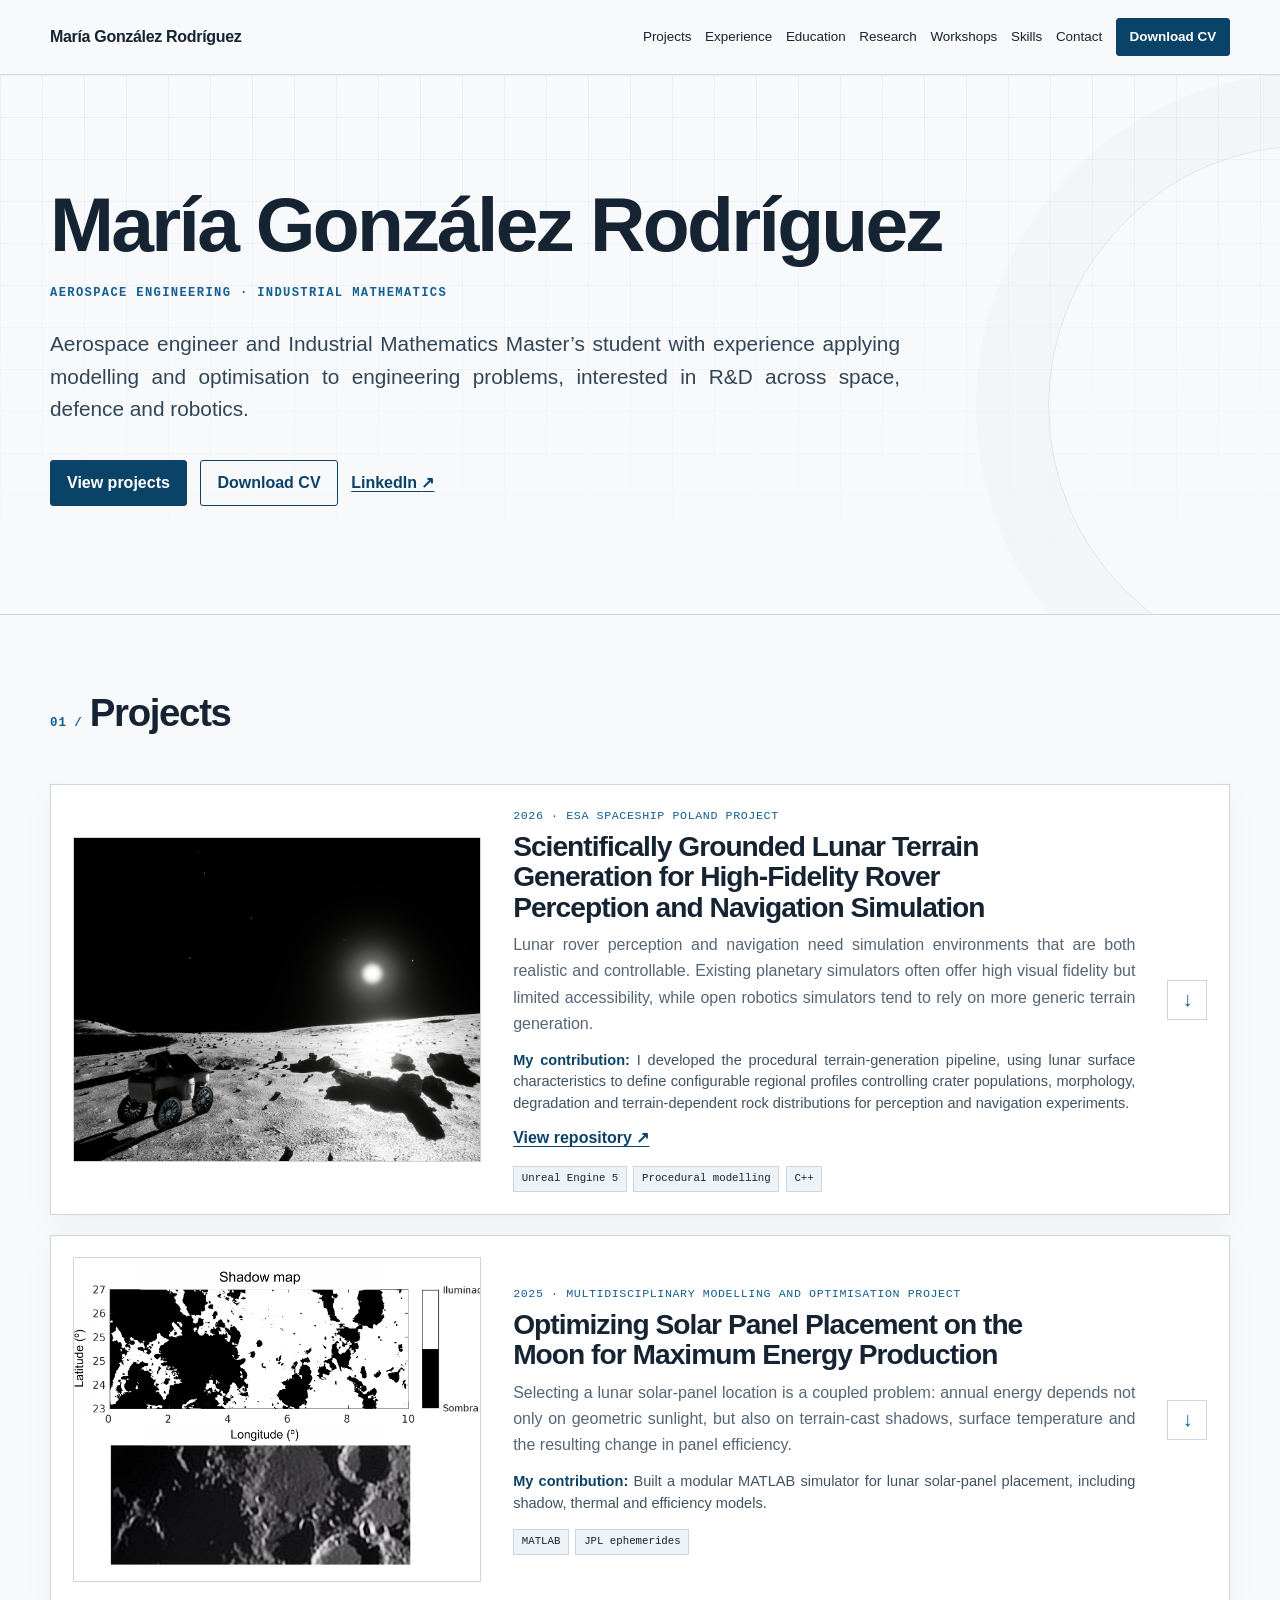
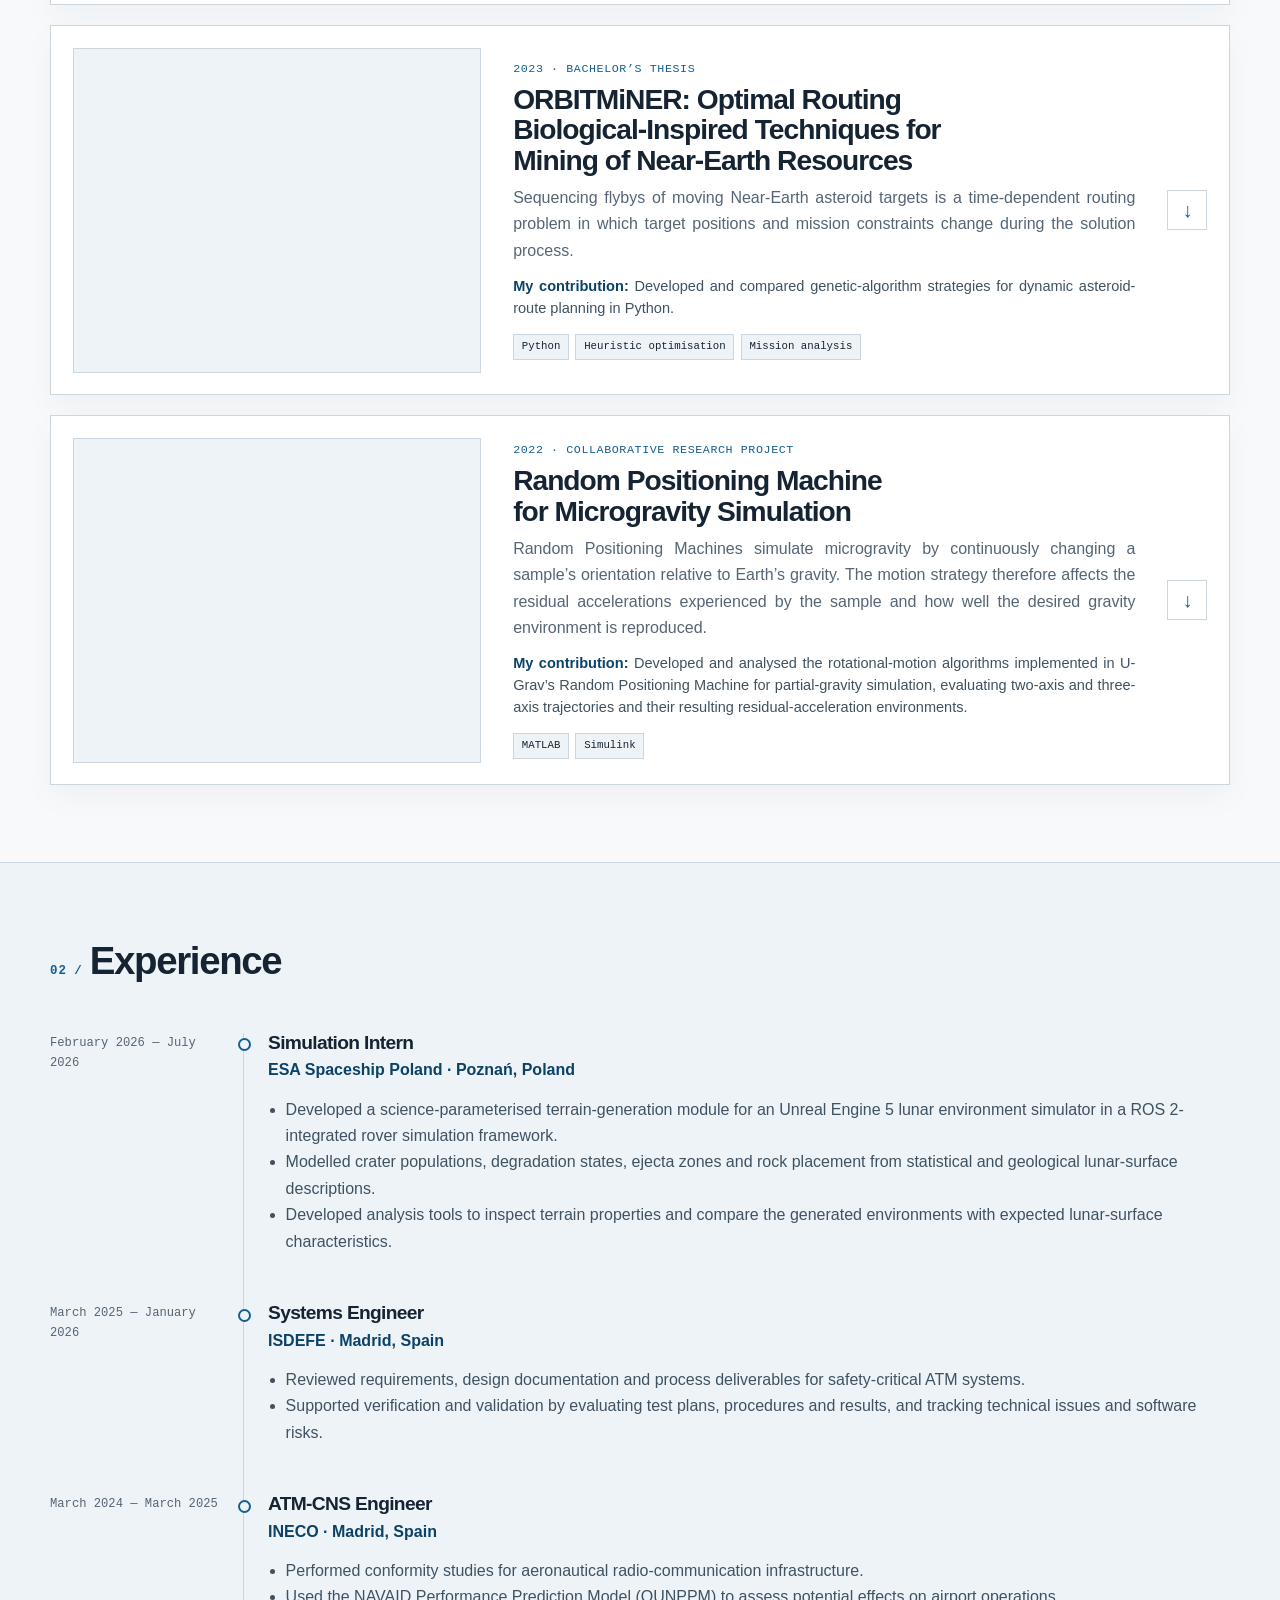
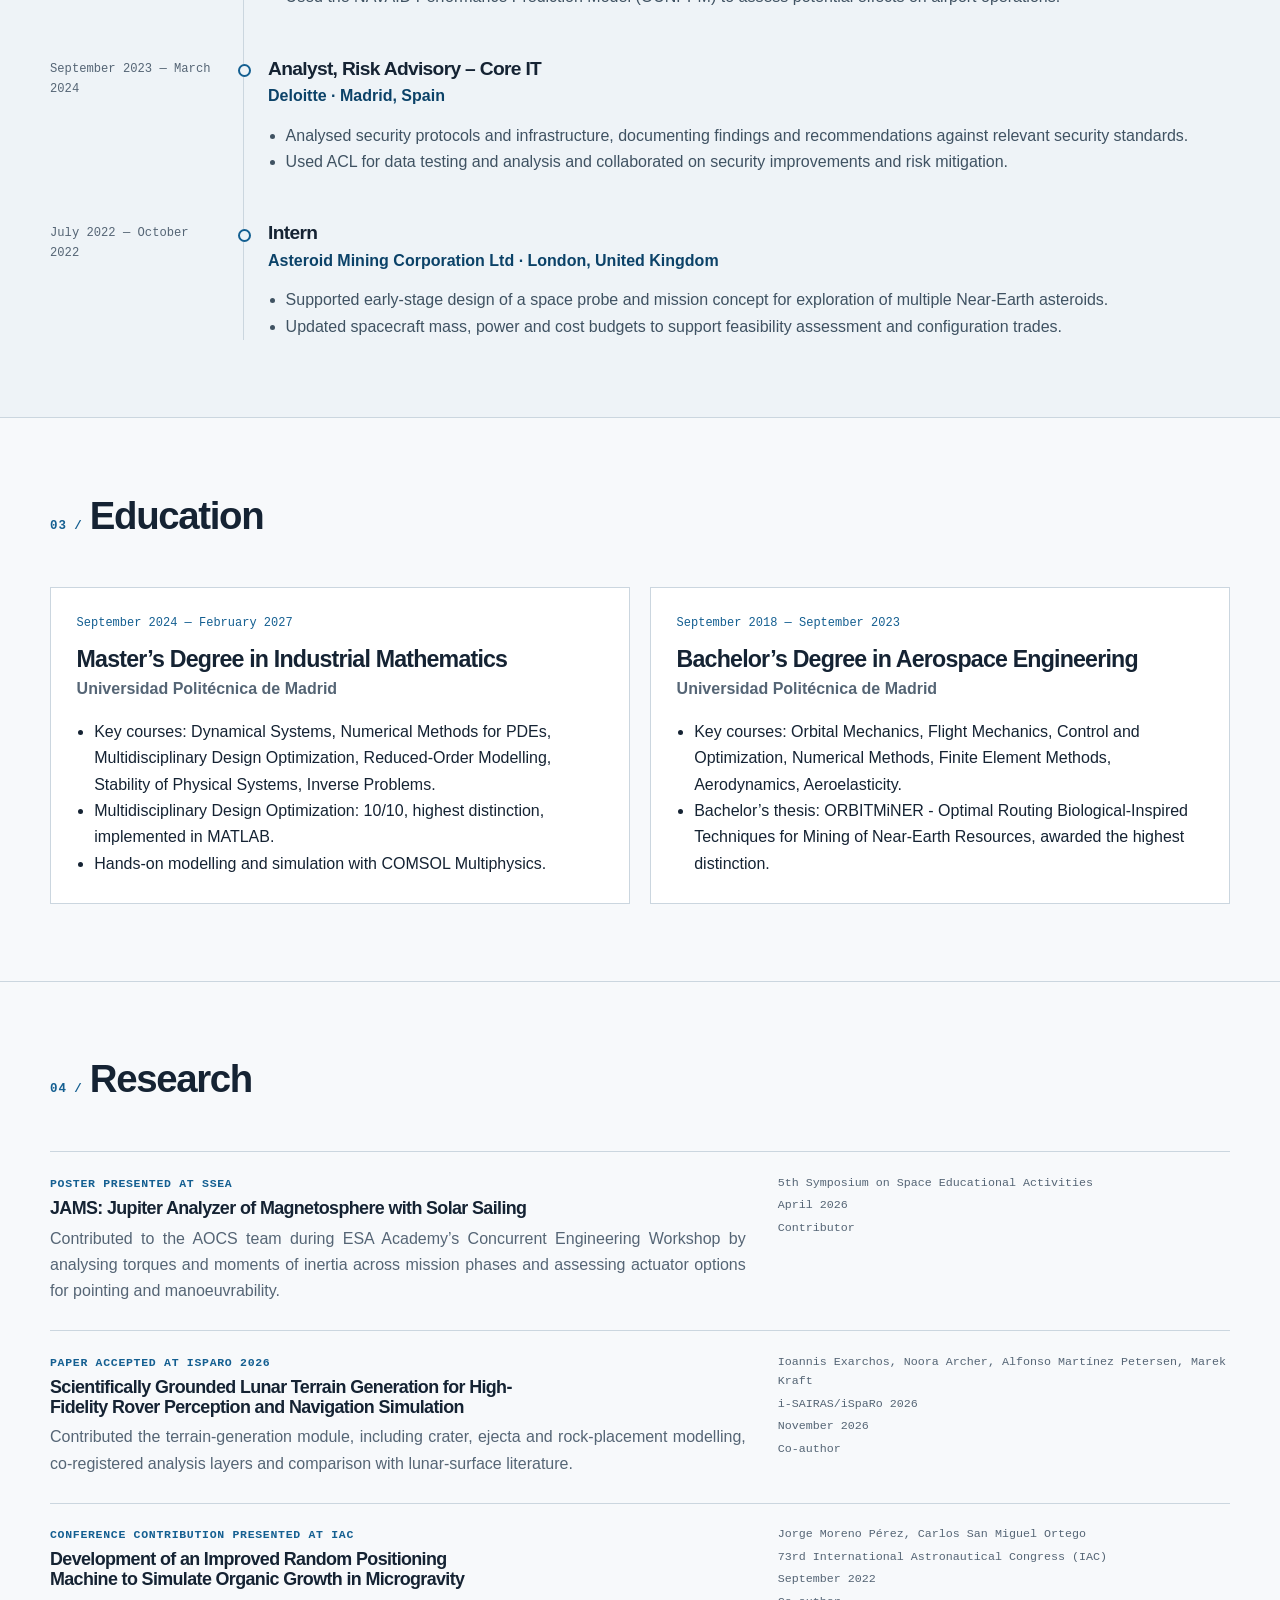
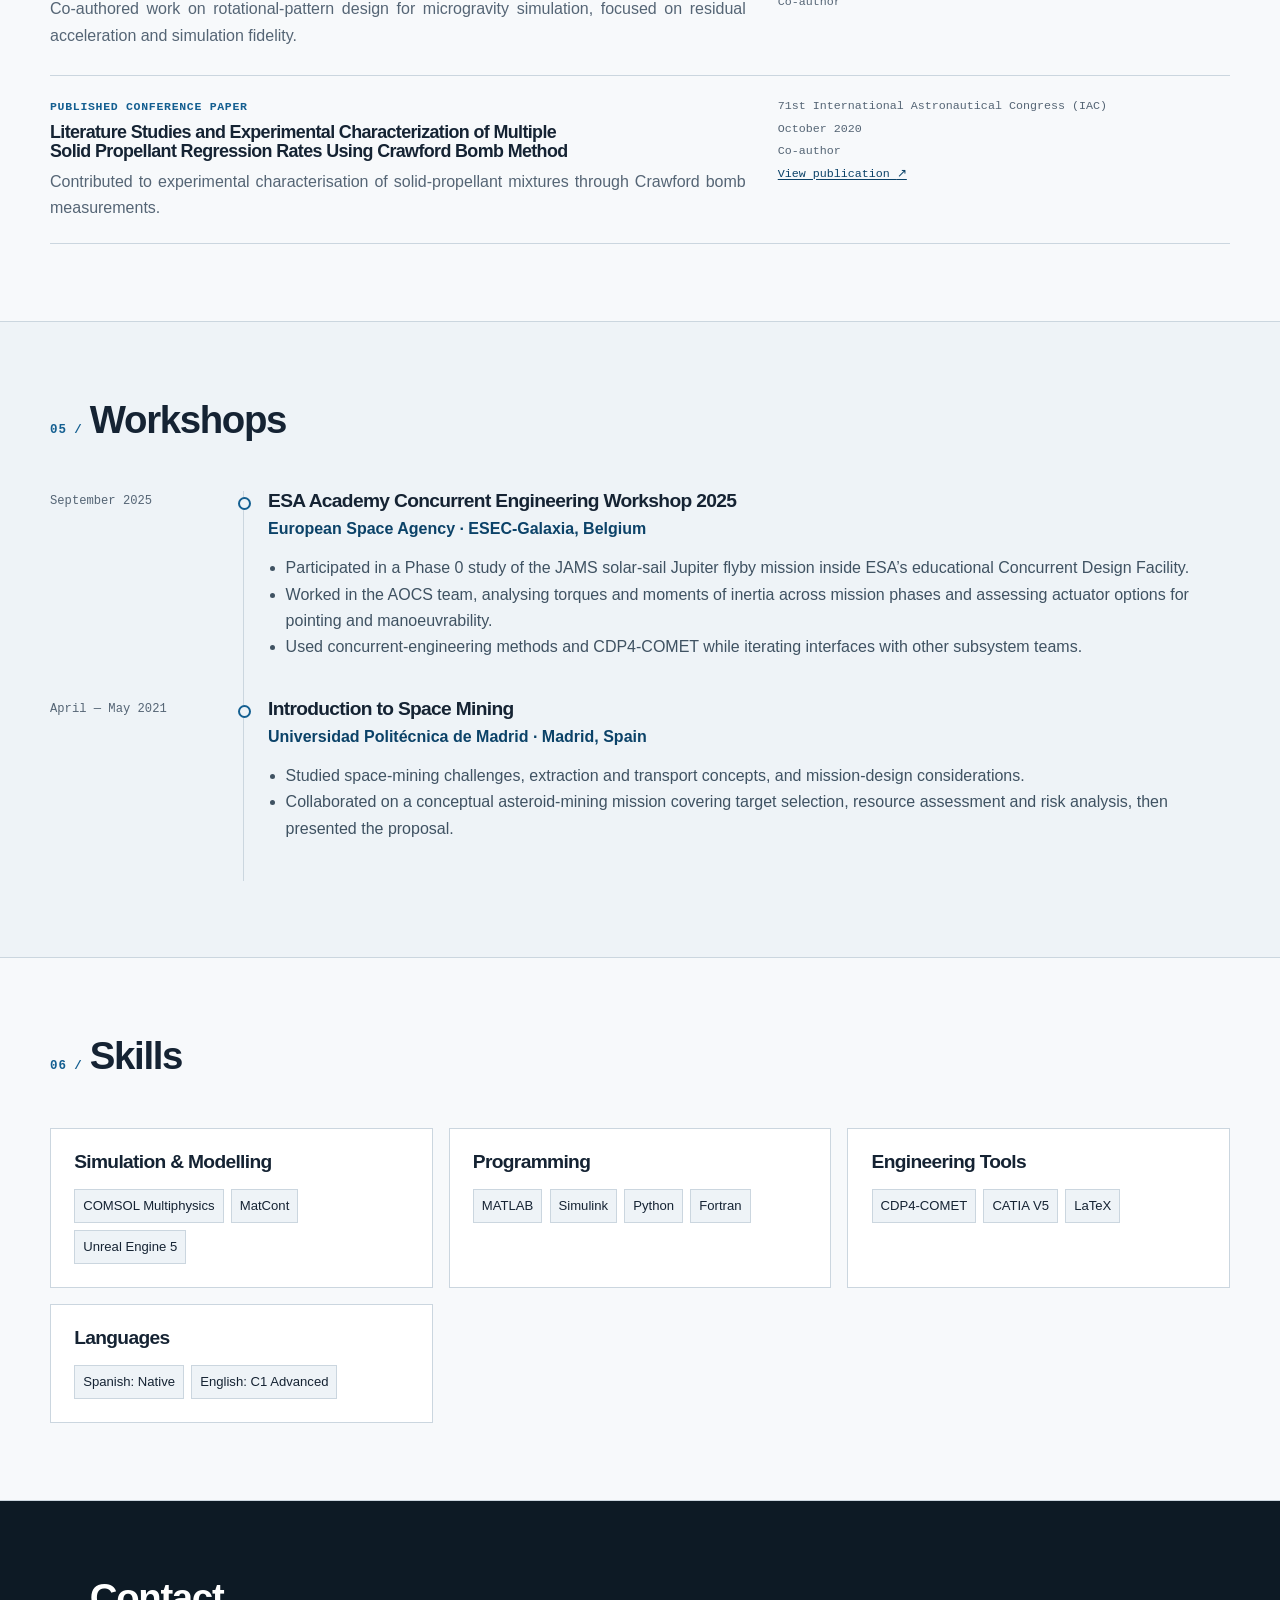
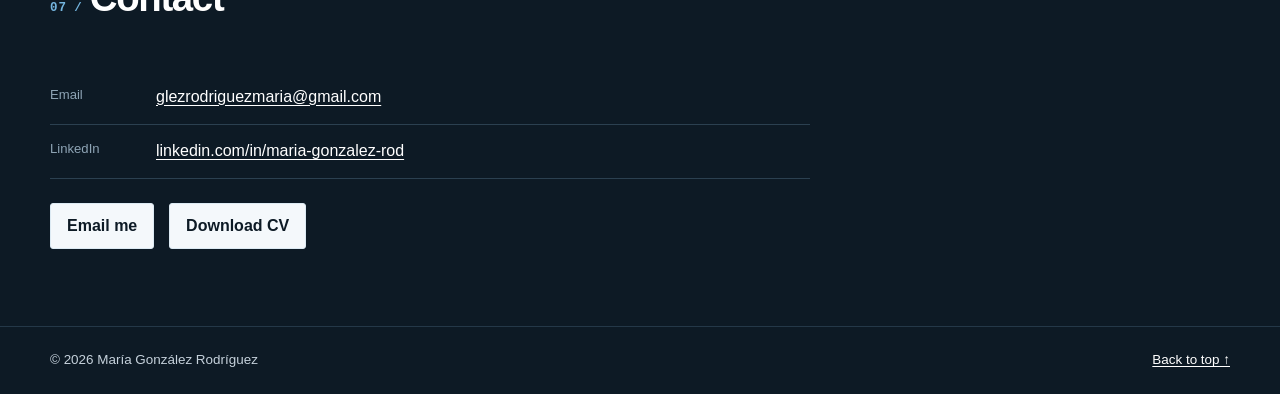
<file: index.html>
<!doctype html>
<html lang="en">
<head>
  <meta charset="utf-8">
  <meta name="viewport" content="width=device-width, initial-scale=1">
  <meta name="description" content="Aerospace Engineer and Industrial Mathematics master's student focused on modelling, simulation, validation and optimisation for space systems.">
  <meta name="theme-color" content="#f7f9fb">
  <meta property="og:type" content="website">
  <meta property="og:title" content="María González Rodríguez">
  <meta property="og:description" content="My portfolio">
  <meta property="og:url" content="https://magonrod.github.io/">
  <meta property="og:image" content="https://magonrod.github.io/assets/images/social-card.svg">
  <meta name="twitter:card" content="summary_large_image">
  <link rel="canonical" href="https://magonrod.github.io/">
  <link rel="icon" href="assets/icons/favicon.png" type="image/svg+xml">
  <link rel="stylesheet" href="styles.css">
  <title>María González Rodríguez</title>
  <script>document.documentElement.classList.add('js');</script>
  <script defer src="data/portfolio-data.js"></script>
  <script defer src="script.js"></script>
</head>
<body>
  <span id="page-top" aria-hidden="true"></span>
  <a class="skip-link" href="#main-content">Skip to main content</a>

  <header class="site-header" id="top">
    <div class="container nav-shell">
      <a class="brand" href="#page-top" aria-label="María González Rodríguez, back to top">
        
        <span class="brand-text">María González Rodríguez</span>
      </a>
      <button class="nav-toggle" type="button" aria-expanded="false" aria-controls="site-nav">
        <span class="sr-only">Toggle navigation</span>
        <span aria-hidden="true"></span><span aria-hidden="true"></span><span aria-hidden="true"></span>
      </button>
      <nav class="site-nav" id="site-nav" aria-label="Primary navigation">
        <a href="#projects">Projects</a>
        <a href="#experience">Experience</a>
        <a href="#education">Education</a>
        <a href="#research">Research</a>
        <a href="#workshops">Workshops</a>
        <a href="#skills">Skills</a>
        <a href="#contact">Contact</a>
        <a class="button button-small" href="assets/CV_MGR.pdf" download>Download CV</a>
      </nav>
    </div>
  </header>

  <main id="main-content">
    <section class="hero section-grid" aria-labelledby="hero-title">
      <div class="container hero-layout">
        <div class="hero-copy" data-reveal>
          <h1 id="hero-title">María González Rodríguez</h1>
          <p class="hero-role">Aerospace engineering · Industrial mathematics</p>
          <p class="hero-statement">Aerospace engineer and Industrial Mathematics Master’s student with experience applying modelling and optimisation to engineering problems, interested in R&D across space, defence and robotics.</p>
          <div class="hero-actions" aria-label="Primary actions">
            <a class="button" href="#projects">View projects</a>
            <a class="button button-secondary" href="assets/CV_MGR.pdf" download>Download CV</a>
            <!-- UNCOMMENT FOR THE GITHUB BUTTONS AND LINKS
            <a class="text-link" href="https://github.com/magonrod" target="_blank" rel="noreferrer">GitHub <span aria-hidden="true">↗</span><span class="sr-only"> (opens in a new tab)</span></a>
            -->
            <a class="text-link" href="https://www.linkedin.com/in/maria-gonzalez-rod/" target="_blank" rel="noreferrer">LinkedIn <span aria-hidden="true">↗︎</span><span class="sr-only"> (opens in a new tab)</span></a>
          </div>
        </div>
      </div>
    </section>

    <section class="section" id="projects" aria-labelledby="projects-title">
      <div class="container">
        <h2 class="section-title" id="projects-title" data-reveal><span>01</span><span aria-hidden="true">/</span> Projects</h2>
        <div class="projects-grid" id="projects-grid"></div>
      </div>
    </section>

    <section class="section section-tinted" id="experience" aria-labelledby="experience-title">
      <div class="container">
        <h2 class="section-title" id="experience-title" data-reveal><span>02</span><span aria-hidden="true">/</span> Experience</h2>
        <div class="timeline" id="experience-list"></div>
      </div>
    </section>

    <section class="section" id="education" aria-labelledby="education-title">
      <div class="container">
        <h2 class="section-title" id="education-title" data-reveal><span>03</span><span aria-hidden="true">/</span> Education</h2>
        <div class="education-grid" id="education-list"></div>
      </div>
    </section>

    <section class="section" id="research" aria-labelledby="research-title">
      <div class="container">
        <h2 class="section-title" id="research-title" data-reveal><span>04</span><span aria-hidden="true">/</span> Research</h2>
        <div class="publication-list" id="publication-list"></div>
      </div>
    </section>

    <section class="section section-tinted" id="workshops" aria-labelledby="workshops-title">
      <div class="container">
        <h2 class="section-title" id="workshops-title" data-reveal><span>05</span><span aria-hidden="true">/</span> Workshops</h2>
        <div class="timeline compact-timeline" id="workshops-list"></div>
      </div>
    </section>

    <section class="section" id="skills" aria-labelledby="skills-title">
      <div class="container">
        <h2 class="section-title" id="skills-title" data-reveal><span>06</span><span aria-hidden="true">/</span> Skills</h2>
        <div class="skills-grid" id="skills-grid"></div>
      </div>
    </section>

    <section class="section contact-section" id="contact" aria-labelledby="contact-title">
      <div class="container">
        <h2 class="section-title" id="contact-title" data-reveal><span>07</span><span aria-hidden="true">/</span> Contact</h2>
        <div class="contact-card" id="contact-card" data-reveal></div>
      </div>
    </section>

    <noscript>
      <section class="section noscript-section" aria-labelledby="noscript-title">
        <div class="container">
          <h2 id="noscript-title">Portfolio summary</h2>
          <p>JavaScript is disabled, so the expandable project case studies cannot be generated from the portfolio data file. The essential information remains below.</p>
          <h3>Projects</h3>
          <ul>
            <li>Scientifically grounded procedural lunar terrain generation for rover perception and navigation simulation.</li>
            <li>MATLAB lunar solar-panel simulation and placement optimisation.</li>
            <li>ORBITMiNER (Optimal Routing Biological-Inspired Techniques for Mining of Near-Earth Resources)</li>
            <li>Random positioning machine algorithms for microgravity simulation.</li>
          </ul>
          <h3>Experience</h3>
          <p>ESA Spaceship Poland, ISDEFE, INECO, Deloitte and Asteroid Mining Corporation Ltd.</p>
          <h3>Education</h3>
          <p>Master’s Degree in Industrial Mathematics and Bachelor’s Degree in Aerospace Engineering at Universidad Politécnica de Madrid.</p>
          <h3>Selected additional experience</h3>
          <p>ESA Academy Concurrent Engineering Workshop 2025, working in the AOCS team on torques, inertia and actuator options for a solar-sail mission; and Introduction to Space Mining at Universidad Politécnica de Madrid.</p>
          <p><a href="assets/CV_MGR.pdf" download>Download the full CV</a>, <a href="https://www.linkedin.com/in/maria-gonzalez-rod/">view LinkedIn</a> or <a href="mailto:glezrodriguezmaria@gmail.com">contact María by email</a>.</p>
        </div>
      </section>
    </noscript>
  </main>

  <footer class="site-footer">
    <div class="container footer-layout">
      <p>© <span id="current-year">2026</span> María González Rodríguez</p>
      <a href="#page-top">Back to top ↑</a>
    </div>
  </footer>
</body>
</html>
</file>
<file: styles.css>
:root {
  --bg: #f7f9fb;
  --surface: #ffffff;
  --surface-alt: #eef3f7;
  --text: #152333;
  --muted: #556575;
  --line: #cbd6df;
  --accent: #145f91;
  --accent-dark: #0b4268;
  --accent-soft: #dcebf5;
  --placeholder: #7a4a16;
  --max: 1180px;
  --radius: 3px;
  --shadow: 0 20px 50px rgba(15, 41, 61, .08);
}

* { box-sizing: border-box; }
html { scroll-behavior: smooth; scroll-padding-top: 84px; }
body {
  margin: 0;
  color: var(--text);
  background: var(--bg);
  font-family: "Aptos", "Segoe UI", sans-serif;
  font-size: 16px;
  line-height: 1.65;
  text-rendering: optimizeLegibility;
}
p { text-align: justify; }
a { color: var(--accent-dark); text-underline-offset: .18em; }
a:hover { color: var(--accent); }
button, a { -webkit-tap-highlight-color: transparent; }
button, input, textarea, select { font: inherit; }
img, video, svg { max-width: 100%; }
:focus-visible { outline: 3px solid #f0a54a; outline-offset: 4px; }
.sr-only { position: absolute; width: 1px; height: 1px; padding: 0; margin: -1px; overflow: hidden; clip: rect(0,0,0,0); white-space: nowrap; border: 0; }
.skip-link { position: fixed; z-index: 999; left: 1rem; top: 1rem; transform: translateY(-180%); background: var(--text); color: white; padding: .7rem 1rem; }
.skip-link:focus { transform: translateY(0); }
.container { width: min(calc(100% - 2.5rem), var(--max)); margin-inline: auto; }

.site-header { position: sticky; top: 0; z-index: 50; background: rgba(247,249,251,.95); border-bottom: 1px solid rgba(203,214,223,.85); backdrop-filter: blur(14px); }
.nav-shell { min-height: 74px; display: flex; align-items: center; justify-content: space-between; gap: 1.5rem; }
.brand { display: inline-flex; align-items: center; gap: .75rem; color: var(--text); text-decoration: none; font-weight: 740; letter-spacing: -.02em; white-space: nowrap; }
.brand-mark { display: grid; place-items: center; width: 2.25rem; aspect-ratio: 1; border: 1px solid var(--accent); color: var(--accent); font-size: .72rem; letter-spacing: .08em; }
.site-nav { display: flex; align-items: center; justify-content: flex-end; gap: .85rem; font-size: .84rem; }
.site-nav > a:not(.button) { color: var(--text); text-decoration: none; }
.site-nav > a:not(.button):hover { color: var(--accent); }
.nav-toggle { display: none; background: transparent; border: 0; padding: .55rem; }
.nav-toggle span[aria-hidden] { display: block; width: 24px; height: 2px; margin: 5px 0; background: var(--text); transition: transform .2s ease, opacity .2s ease; }

.button { display: inline-flex; align-items: center; justify-content: center; min-height: 46px; padding: .7rem 1rem; border: 1px solid var(--accent-dark); border-radius: var(--radius); background: var(--accent-dark); color: #fff; font-weight: 700; text-decoration: none; line-height: 1.15; }
.button:hover { background: var(--accent); border-color: var(--accent); color: #fff; }
.button-secondary { background: transparent; color: var(--accent-dark); }
.button-secondary:hover { color: #fff; }
.button-small { min-height: 38px; padding: .55rem .8rem; }
.text-link { font-weight: 700; text-decoration-thickness: 1px; }

.hero { position: relative; min-height: 540px; display: grid; align-items: center; overflow: hidden; border-bottom: 1px solid var(--line); }
.section-grid::before { content: ""; position: absolute; inset: 0; z-index: -2; background-image: linear-gradient(rgba(20,95,145,.06) 1px, transparent 1px), linear-gradient(90deg, rgba(20,95,145,.06) 1px, transparent 1px); background-size: 42px 42px; mask-image: linear-gradient(to bottom, black, transparent 92%); }
.section-grid::after { content: ""; position: absolute; z-index: -1; width: 520px; height: 520px; right: -290px; top: 70px; border: 1px solid rgba(20,95,145,.12); border-radius: 50%; box-shadow: 0 0 0 72px rgba(20,95,145,.02); }
.hero-layout { padding-block: 5.5rem; }
.hero-copy { max-width: 930px; }
h1, h2, h3 { line-height: 1.08; letter-spacing: -.035em; text-wrap: balance; }
h1 { max-width: 930px; margin: 0; font-size: clamp(2.8rem, 6vw, 5.2rem); font-weight: 780; }
h2 { margin: 0; font-size: clamp(1.85rem, 3vw, 2.75rem); }
h3 { font-size: 1.2rem; }
.hero-role { margin: 1.15rem 0 0; color: var(--accent); font-family: ui-monospace, SFMono-Regular, Menlo, Consolas, monospace; font-size: .76rem; font-weight: 750; letter-spacing: .11em; line-height: 1.6; text-transform: uppercase; }
.hero-statement { max-width: 850px; margin: 1.55rem 0 .8rem; color: #314556; font-size: clamp(1.08rem, 1.7vw, 1.3rem); line-height: 1.55; }
.hero-actions { display: flex; flex-wrap: wrap; gap: .85rem; align-items: center; margin-top: 2.2rem; }

.section { padding-block: clamp(4rem, 6vw, 6rem); border-bottom: 1px solid var(--line); }
.section-tinted { background: var(--surface-alt); }
.section-title { display: flex; align-items: baseline; gap: .45rem; margin-bottom: clamp(2rem, 4vw, 3.2rem); }
.section-title span:first-child, .section-title span:nth-child(2) { color: var(--accent); font-family: ui-monospace, SFMono-Regular, Menlo, Consolas, monospace; font-size: .78rem; font-weight: 750; letter-spacing: .08em; }

.projects-grid { display: grid; gap: 1.25rem; }
.project-card { border: 1px solid var(--line); background: var(--surface); box-shadow: 0 12px 30px rgba(15,41,61,.04); }
.project-summary { list-style: none; cursor: pointer; display: grid; grid-template-columns: minmax(250px, 36%) minmax(0, 1fr) auto; gap: 2rem; align-items: center; padding: 1.35rem; }
.project-summary::-webkit-details-marker { display: none; }
.project-card[open] .project-summary { border-bottom: 1px solid var(--line); }
.project-no-preview, .project-preview { height: 325px; border: 1px solid var(--line); background-color: var(--surface-alt); overflow: hidden; }
.project-no-preview { display: grid; place-items: center; padding: 1rem; color: var(--muted); font-size: .85rem; text-align: center; }
.project-preview { position: relative; margin: 0; }
.project-preview img, .project-preview video { display: block; width: 100%; height: 100%; object-fit: cover; }
.project-preview img.is-contain, .project-preview video.is-contain { object-fit: contain; }
.project-preview-label { position: absolute; left: .7rem; bottom: .7rem; padding: .3rem .5rem; background: rgba(13, 26, 37, .88); color: #fff; font-family: ui-monospace, SFMono-Regular, Menlo, Consolas, monospace; font-size: .65rem; font-weight: 750; letter-spacing: .06em; text-transform: uppercase; }
.project-kicker { margin: 0 0 .35rem; color: var(--accent); font-family: ui-monospace, monospace; font-size: .73rem; letter-spacing: .05em; text-transform: uppercase; }
.project-heading { margin: 0 0 .55rem; font-size: clamp(1.25rem, 2.2vw, 1.8rem); }
.project-context { margin: 0; color: var(--muted); }
.project-contribution, .project-result { margin: .75rem 0 0; color: #3f5262; font-size: .91rem; line-height: 1.5; }
.project-contribution strong, .project-result strong { color: var(--accent-dark); }
.project-card-link { display: inline-block; margin-top: .65rem; }
.project-tags { display: flex; flex-wrap: wrap; gap: .4rem; padding: 0; margin: .9rem 0 0; list-style: none; }
.project-tags li { padding: .2rem .48rem; border: 1px solid var(--line); background: var(--surface-alt); font-family: ui-monospace, monospace; font-size: .67rem; }
.project-toggle { display: inline-grid; place-items: center; width: 40px; aspect-ratio: 1; border: 1px solid var(--line); color: var(--accent); font-size: 1.25rem; transition: transform .2s ease; }
.project-card[open] .project-toggle { transform: rotate(180deg); }
.project-detail { padding: 1.5rem; }
.project-close-toggle { display: block; width: 40px; height: 40px; margin: 1.5rem 0 0 auto; border: 1px solid var(--line); background: transparent; color: var(--accent); font-size: 1.25rem; cursor: pointer; }
.project-close-toggle:hover { border-color: var(--accent); }
.project-detail-grid { display: grid; grid-template-columns: repeat(2, minmax(0, 1fr)); gap: 1rem 2rem; }
.project-detail-block { padding-top: .9rem; border-top: 1px solid var(--line); }
.project-detail-block h4 { margin: 0 0 .35rem; color: var(--accent-dark); font-size: .72rem; letter-spacing: .08em; text-transform: uppercase; }
.project-detail-block p { margin: 0; color: #3f5262; }
.project-media-gallery { display: grid; grid-template-columns: repeat(2, minmax(0, 1fr)); gap: 1.25rem 1rem; margin: 0 0 1.9rem; }
.project-media { margin: 0; min-width: 0; }
.project-media--wide { grid-column: 1 / -1; }
.project-media-frame { display: block; overflow: hidden; border: 1px solid var(--line); background: var(--surface-alt); text-decoration: none; }
.project-media img { display: block; width: 100%; height: auto; max-height: 900px; object-fit: contain; background: var(--surface-alt); }
.project-media video { display: block; width: 100%; aspect-ratio: 16 / 9; object-fit: cover; background: var(--surface-alt); }
.project-media img.is-contain, .project-media video.is-contain { object-fit: contain; padding: .45rem; }
.project-media a.project-media-frame:hover { border-color: var(--accent); }
.project-media figcaption { display: grid; gap: .18rem; margin: 0 0 .65rem; color: var(--muted); font-size: .82rem; line-height: 1.45; }
.project-media figcaption strong { color: var(--accent); font-size: .92rem; }
.project-media figcaption p { margin: 0; }
.project-media-role { color: var(--accent); font-family: ui-monospace, SFMono-Regular, Menlo, Consolas, monospace; font-size: .65rem; font-weight: 750; letter-spacing: .07em; text-transform: uppercase; }
.project-media--compact .project-media-frame { width: min(66%, 900px); margin-inline: auto; }
.project-media-frame.is-natural { overflow: hidden; background: #fff; }
.project-media-frame.is-natural img { height: auto; aspect-ratio: auto; max-height: none; }
.project-model-summary { display: grid; grid-template-columns: minmax(0, 1.05fr) minmax(0, 1fr); gap: 1rem; margin: 0 0 1.9rem; }
.project-equation { padding: 1.15rem 1.25rem; border: 1px solid var(--line); background: var(--surface-alt); }
.project-equation-label { margin: 0 0 .45rem; color: var(--accent); font-family: ui-monospace, SFMono-Regular, Menlo, Consolas, monospace; font-size: .68rem; font-weight: 750; letter-spacing: .08em; text-transform: uppercase; }
.project-equation-expression { margin: 0; color: var(--text); font-family: Georgia, "Times New Roman", serif; font-size: clamp(1.15rem, 2.1vw, 1.55rem); line-height: 1.45; overflow-wrap: anywhere; }
.project-equation-description { margin: .65rem 0 0; color: var(--muted); font-size: .88rem; }
.project-model-summary--solar { align-items: center; gap: 1.25rem; margin-bottom: 1.35rem; }
.project-model-summary--solar .project-equation { padding: .9rem 1.1rem; text-align: center; }
.project-model-summary--solar .project-equation-expression { font-size: clamp(1.05rem, 1.8vw, 1.35rem); }
.project-model-summary--solar .equation-sum { display: inline-block; font-size: 1.35em; line-height: .8; vertical-align: -.08em; }
.project-model-summary--solar .equation-sum sub { font-size: .45em; }
.project-model-summary--solar .equation-term sub { font-size: .62em; }
.project-validation-examples { margin-bottom: 1.35rem; }
.project-validation-examples > h4 { margin: 0 0 .8rem; color: var(--accent-dark); font-size: .72rem; letter-spacing: .08em; text-transform: uppercase; }
.project-media-gallery--validation { margin-bottom: 0; }
.project-media-gallery--validation .project-media-frame { height: 100%; }
.project-media-gallery--validation .project-media img { height: 100%; min-height: 180px; object-fit: contain; }
.project-correlation-section { clear: both; margin-top: 6rem; padding-top: 1.35rem; border-top: 1px solid var(--line); }
.project-correlation-section > h4 { margin: 0 0 .8rem; color: var(--accent-dark); font-size: .72rem; letter-spacing: .08em; text-transform: uppercase; }
.project-media-gallery--correlation { grid-template-columns: minmax(0, 1fr); margin-bottom: 0; }
.project-media-gallery--correlation .project-media { grid-column: 1 / -1; max-width: none; }
.project-facts { display: grid; margin: 0; border-top: 1px solid var(--line); }
.project-facts div { display: grid; grid-template-columns: minmax(115px, .45fr) minmax(0, 1fr); gap: .8rem; padding: .65rem 0; border-bottom: 1px solid var(--line); }
.project-facts dt { color: var(--accent); font-family: ui-monospace, SFMono-Regular, Menlo, Consolas, monospace; font-size: .68rem; font-weight: 750; letter-spacing: .05em; text-transform: uppercase; }
.project-facts dd { margin: 0; color: #3f5262; font-size: .88rem; }
.case-grid { display: grid; grid-template-columns: repeat(2, 1fr); gap: 1rem 2rem; }
.case-item { padding-top: .9rem; border-top: 1px solid var(--line); }
.case-item h4 { margin: 0 0 .35rem; color: var(--accent-dark); font-size: .72rem; letter-spacing: .08em; text-transform: uppercase; }
.case-item p { margin: 0; color: #3f5262; }
.case-item.limitations p, .placeholder-inline { color: var(--placeholder); }
.tag-list { display: flex; flex-wrap: wrap; gap: .45rem; padding: 0; margin: 1.3rem 0 0; list-style: none; }
.tag-list li { padding: .25rem .5rem; border: 1px solid var(--line); background: var(--surface-alt); font-family: ui-monospace, monospace; font-size: .7rem; }
.project-link-row { display: flex; flex-wrap: wrap; gap: .65rem 1.2rem; align-items: center; margin-top: 1.3rem; }
.unavailable-link { color: var(--placeholder); font-weight: 650; }

.timeline { position: relative; }
.timeline::before { content: ""; position: absolute; left: 193px; top: 0; bottom: 0; width: 1px; background: var(--line); }
.timeline-item { display: grid; grid-template-columns: 170px minmax(0, 1fr); gap: 3rem; padding: 0 0 3rem; }
.timeline-item:last-child { padding-bottom: 0; }
.timeline-date { position: relative; margin: 0; color: var(--muted); font-family: ui-monospace, monospace; font-size: .76rem; }
.timeline-date::after { content: ""; position: absolute; right: -31px; top: .35rem; width: 9px; height: 9px; border-radius: 50%; background: var(--surface-alt); border: 2px solid var(--accent); }
.section:not(.section-tinted) .timeline-date::after { background: var(--bg); }
.timeline-content h3 { margin: 0 0 .25rem; }
.timeline-content .organisation { margin: 0 0 .8rem; color: var(--accent-dark); font-weight: 700; }
.timeline-content ul { margin: 0; padding-left: 1.1rem; color: #3f5262; }
.compact-timeline .timeline-item { padding-bottom: 2.4rem; }
.additional-experience { margin-top: 3.5rem; padding-top: 2rem; border-top: 1px solid var(--line); }
.additional-experience > h3, .languages-inline > h3 { margin: 0 0 1.25rem; font-size: 1.25rem; }

.education-grid { display: grid; grid-template-columns: repeat(2, 1fr); gap: 1.25rem; }
.education-card { padding: 1.6rem; border: 1px solid var(--line); background: var(--surface); }
.education-card .date { margin: 0; color: var(--accent); font-family: ui-monospace, monospace; font-size: .75rem; }
.education-card h3 { margin: .8rem 0 .3rem; font-size: 1.45rem; }
.education-card .institution { margin: 0 0 1rem; color: var(--muted); font-weight: 650; }
.education-card ul { margin: 0; padding-left: 1.1rem; }

.publication-list { display: grid; gap: .25rem; }
.publication-item { display: grid; grid-template-columns: minmax(0, 1fr) minmax(390px, .65fr); gap: 2rem; padding: 1.35rem 0; border-top: 1px solid var(--line); }
.publication-item:last-child { border-bottom: 1px solid var(--line); }
.publication-item h3 { margin: 0 0 .45rem; font-size: 1.12rem; }
.publication-item p { margin: 0; color: var(--muted); }
.publication-status { margin: 0 0 .4rem !important; color: var(--accent) !important; font-family: ui-monospace, SFMono-Regular, Menlo, Consolas, monospace; font-size: .72rem; font-weight: 750; letter-spacing: .06em; text-transform: uppercase; }
.publication-meta { display: grid; gap: .2rem; align-content: start; min-width: 0; text-align: right; font-family: ui-monospace, monospace; font-size: .73rem; overflow-wrap: anywhere; }

.skills-grid { display: grid; grid-template-columns: repeat(3, 1fr); gap: 1rem; }
.skill-group { padding: 1.45rem; border: 1px solid var(--line); background: var(--surface); }
.skill-group h3 { margin: 0 0 1rem; }
.skill-group ul { display: flex; flex-wrap: wrap; gap: .45rem; padding: 0; margin: 0; list-style: none; }
.skill-group li { padding: .32rem .5rem; background: var(--surface-alt); border: 1px solid var(--line); font-size: .82rem; }
.section-tinted .skill-group li { background: #f7f9fb; }

.languages-list { display: grid; grid-template-columns: repeat(2, minmax(0, 1fr)); border-top: 1px solid var(--line); }
.language-item { display: flex; align-items: baseline; justify-content: space-between; gap: 1rem; padding: 1.5rem 1.25rem; border-bottom: 1px solid var(--line); }
.language-item:nth-child(odd) { border-right: 1px solid var(--line); }
.languages-inline { margin-top: 2rem; }
.languages-inline .languages-list { display: flex; flex-wrap: wrap; gap: .45rem; border-top: 0; }
.language-item { display: flex; align-items: baseline; gap: .5rem; padding: .32rem .5rem; border: 1px solid var(--line); background: #f7f9fb; }
.language-item h3, .language-item p { margin: 0; }
.language-item p { color: var(--muted); font-family: ui-monospace, SFMono-Regular, Menlo, Consolas, monospace; font-size: .8rem; }

.contact-section { background: #0d1a25; color: #f5f8fb; border-bottom-color: #243848; }
.contact-section .section-title { color: #fff; }
.contact-section .section-title span:first-child,
.contact-section .section-title span:nth-child(2) { color: #74b5df; }
.contact-card { display: block; }
.contact-details { max-width: 760px; }
.contact-details .button + .button { margin-left: .65rem; }
.contact-invitation { max-width: 560px; margin: 0 0 1.5rem; color: #d3dee6; font-size: 1.08rem; }
.contact-card dl { margin: 0 0 1.5rem; }
.contact-card dl > div { display: grid; grid-template-columns: 90px minmax(0, 1fr); gap: 1rem; padding: .85rem 0; border-bottom: 1px solid #2b4050; }
.contact-card dt { color: #8ea4b5; font-size: .82rem; }
.contact-card dd { margin: 0; overflow-wrap: anywhere; }
.contact-card a { color: #fff; }
.contact-card a:hover { color: #9bd0f2; }
.button-light { border-color: #dceaf3; background: #f4f8fb; color: #0d1a25 !important; }
.button-light:hover { border-color: #fff; background: #fff; color: #0d1a25 !important; }
.noscript-section { background: #fff8e8; }
.site-footer { padding-block: 1.4rem; background: #0d1a25; color: #c6d2dc; font-size: .84rem; }
.footer-layout { display: flex; justify-content: space-between; gap: 1rem; }
.footer-layout p { margin: 0; }
.footer-layout a { color: #fff; }

.hero-role,
.project-kicker,
.project-media-role,
.timeline-date,
.timeline-content .organisation,
.education-card .date,
.education-card .institution,
.publication-status,
.publication-meta,
.project-equation-label,
.project-equation-expression,
.language-item p,
.footer-layout p { text-align: left; }

[data-reveal] { opacity: 1; transform: none; }
.js [data-reveal] { opacity: 0; transform: translateY(14px); transition: opacity .45s ease, transform .45s ease; }
.js [data-reveal].is-visible { opacity: 1; transform: none; }

@media (max-width: 1120px) {
  .site-nav { gap: .65rem; font-size: .8rem; }
  .site-nav .button { display: none; }
  .skills-grid { grid-template-columns: repeat(2, 1fr); }
}

@media (max-width: 880px) {
  .js .nav-toggle { display: block; position: relative; z-index: 60; }
  .js .site-nav { position: fixed; inset: 74px 0 auto; display: none; padding: 1.2rem; background: var(--bg); border-bottom: 1px solid var(--line); box-shadow: var(--shadow); }
  .js .site-nav.is-open { display: grid; }
  .js .site-nav .button { display: inline-flex; }
  .site-nav { flex-wrap: wrap; }
  .js .nav-toggle[aria-expanded="true"] span:nth-of-type(1) { transform: translateY(7px) rotate(45deg); }
  .js .nav-toggle[aria-expanded="true"] span:nth-of-type(2) { opacity: 0; }
  .js .nav-toggle[aria-expanded="true"] span:nth-of-type(3) { transform: translateY(-7px) rotate(-45deg); }
  .project-summary { grid-template-columns: minmax(210px, 34%) minmax(0,1fr) auto; gap: 1rem; }
  .timeline::before { left: 8px; }
  .timeline-item { grid-template-columns: 1fr; gap: .65rem; padding-left: 2.2rem; }
  .timeline-date::after { left: -2.45rem; right: auto; }
  .publication-item { grid-template-columns: 1fr; gap: .6rem; }
  .publication-meta { text-align: left; }
}

@media (max-width: 620px) {
  .container { width: min(calc(100% - 1.5rem), var(--max)); }
  .brand-text { display: none; }
  .hero { min-height: auto; }
  .hero-layout { padding-block: 3.8rem; }
  h1 { font-size: clamp(2.35rem, 12vw, 3.6rem); }
  .section-title { margin-bottom: 2rem; }
  .project-summary { grid-template-columns: 1fr auto; }
  .project-no-preview, .project-preview { grid-column: 1 / -1; height: 185px; }
  .project-toggle { grid-column: 2; grid-row: 2; }
  .project-media-gallery, .education-grid, .skills-grid, .case-grid, .project-model-summary { grid-template-columns: 1fr; }
    .project-media-gallery, .education-grid, .skills-grid, .case-grid, .project-model-summary, .project-detail-grid { grid-template-columns: 1fr; }
  .project-facts div { grid-template-columns: 1fr; gap: .2rem; }
  .project-media-frame.is-natural { max-height: 680px; }
  .hero-actions .button { width: 100%; }
  .languages-list { grid-template-columns: 1fr; }
  .language-item:nth-child(odd) { border-right: 0; }
  .contact-card dl > div { grid-template-columns: 1fr; gap: .2rem; }
  .contact-details .button { width: 100%; }
  .contact-details .button + .button { margin: .65rem 0 0; }
  .footer-layout { flex-direction: column; }
  p { text-align: left; }
}

@media (prefers-reduced-motion: reduce) {
  html { scroll-behavior: auto; }
  *, *::before, *::after { animation-duration: .01ms !important; animation-iteration-count: 1 !important; transition-duration: .01ms !important; }
}

@media print {
  .site-header, .site-footer { display: none !important; }
  body { background: #fff; color: #000; }
  .section { padding-block: 1.5rem; break-inside: avoid; }
  .project-card { break-inside: avoid; }
}
</file>
